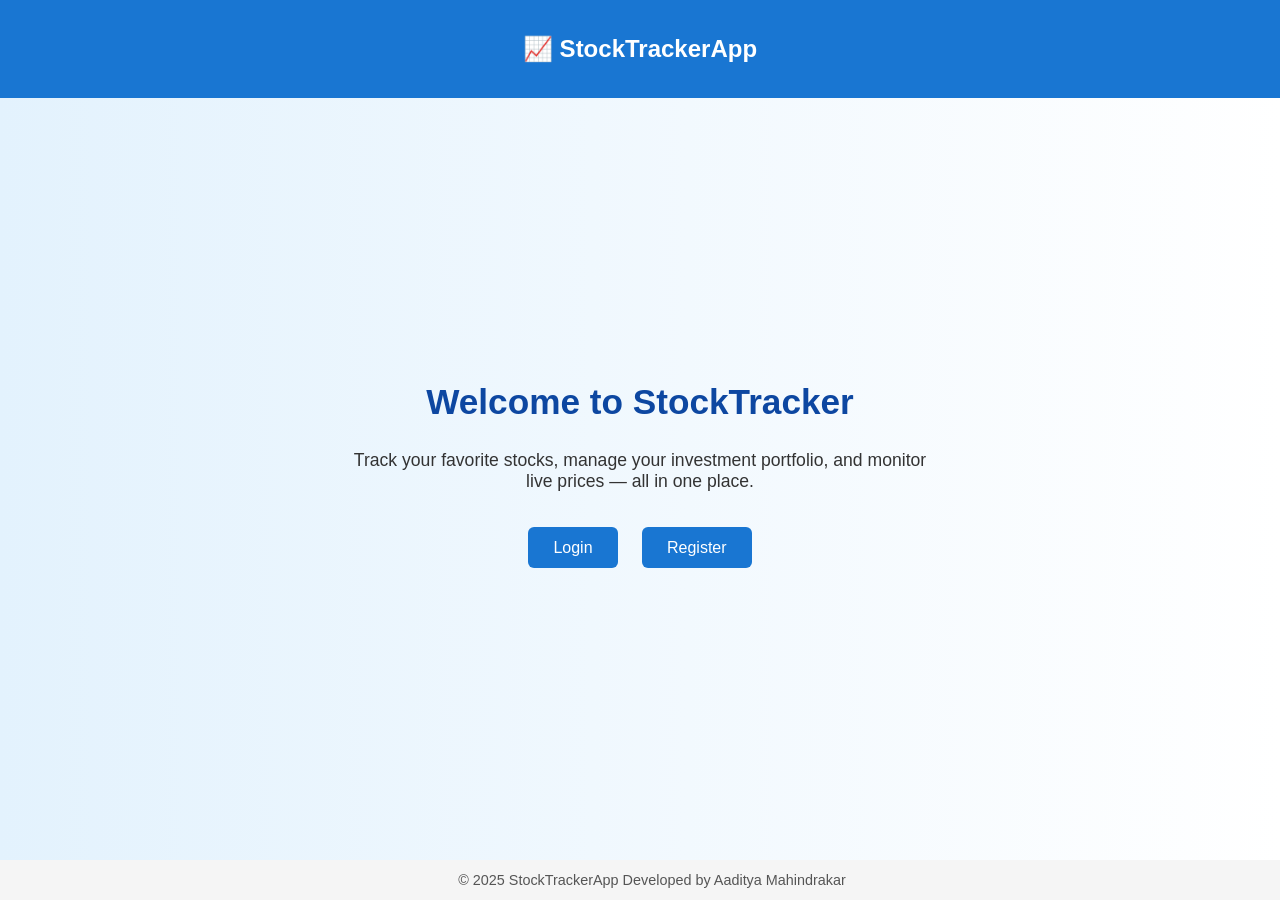
<file: target/StockTrackerApp/index.html>
<!DOCTYPE html>
<html lang="en">
<head>
    <meta charset="UTF-8">
    <meta name="viewport" content="width=device-width, initial-scale=1.0">
    <title>StockTrackerApp - Home</title>
    <style>
        body {
            font-family: Arial, sans-serif;
            background: linear-gradient(to right, #e3f2fd, #ffffff);
            margin: 0;
            padding: 0;
        }
        header {
            background-color: #1976d2;
            color: white;
            padding: 15px 30px;
            text-align: center;
        }
        main {
            display: flex;
            flex-direction: column;
            align-items: center;
            justify-content: center;
            height: 80vh;
            text-align: center;
        }
        h1 {
            font-size: 2.2em;
            color: #0d47a1;
            margin-bottom: 10px;
        }
        p {
            font-size: 1.1em;
            color: #333;
            max-width: 600px;
        }
        .btn-container {
            margin-top: 30px;
        }
        .btn {
            background-color: #1976d2;
            color: white;
            text-decoration: none;
            padding: 12px 25px;
            border-radius: 6px;
            margin: 0 10px;
            transition: background-color 0.3s ease;
        }
        .btn:hover {
            background-color: #0d47a1;
        }
        footer {
            background-color: #f5f5f5;
            text-align: center;
            padding: 12px;
            position: fixed;
            bottom: 0;
            width: 100%;
            color: #555;
            font-size: 0.9em;
        }
    </style>
</head>
<body>
    <header>
        <h2>📈 StockTrackerApp</h2>
    </header>

    <main>
        <h1>Welcome to StockTracker</h1>
        <p>
            Track your favorite stocks, manage your investment portfolio, and monitor live prices — 
            all in one place.
        </p>

        <div class="btn-container">
            <a href="login.html" class="btn">Login</a>
            <a href="register.html" class="btn">Register</a>
        </div>
    </main>

    <footer>
        &copy; 2025 StockTrackerApp  Developed by Aaditya Mahindrakar
    </footer>
</body>
</html>
</file>
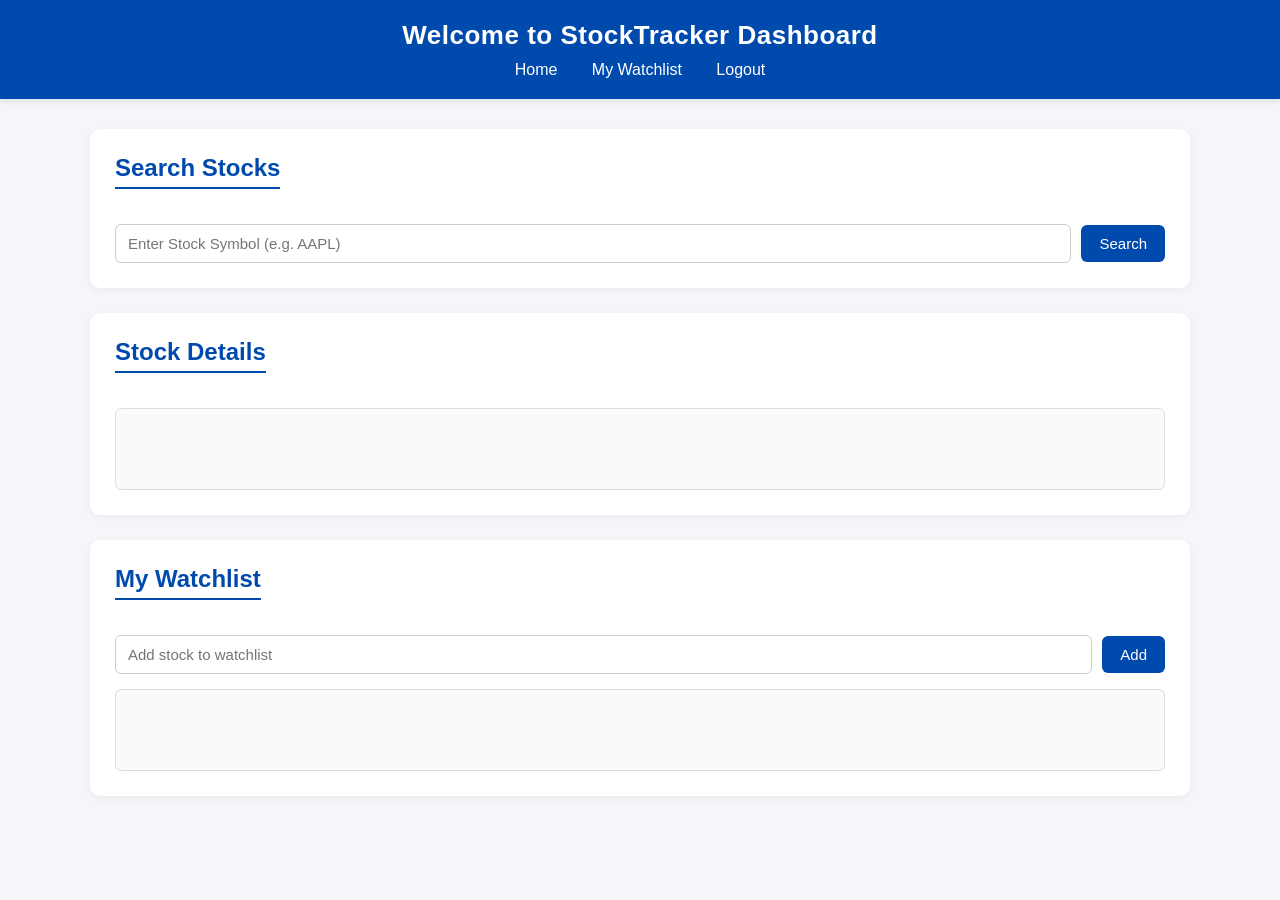
<file: target/StockTrackerApp/dashboard.html>
<!DOCTYPE html>
<html lang="en">
<head>
    <meta charset="UTF-8">
    <meta name="viewport" content="width=device-width, initial-scale=1.0">
    <title>Dashboard | StockTrackerApp</title>

    <style>
        /* --- Global Styles --- */
        body {
            font-family: 'Segoe UI', Tahoma, Geneva, Verdana, sans-serif;
            margin: 0;
            padding: 0;
            background-color: #f4f6f9;
            color: #333;
        }

        header {
            background-color: #004aad;
            color: white;
            padding: 20px 0;
            text-align: center;
            box-shadow: 0 2px 6px rgba(0, 0, 0, 0.1);
        }

        header h1 {
            margin: 0;
            font-size: 26px;
            letter-spacing: 0.5px;
        }

        nav {
            margin-top: 10px;
        }

        nav a {
            color: white;
            text-decoration: none;
            margin: 0 15px;
            font-weight: 500;
            transition: color 0.3s;
        }

        nav a:hover {
            color: #ffcc00;
        }

        main {
            padding: 30px;
            max-width: 1100px;
            margin: 0 auto;
        }

        /* --- Section Cards --- */
        section {
            background: white;
            padding: 25px;
            margin-bottom: 25px;
            border-radius: 10px;
            box-shadow: 0 2px 8px rgba(0, 0, 0, 0.05);
        }

        section h2 {
            margin-top: 0;
            color: #004aad;
            border-bottom: 2px solid #004aad;
            display: inline-block;
            padding-bottom: 5px;
        }

        /* --- Forms --- */
        form {
            display: flex;
            align-items: center;
            gap: 10px;
            margin-top: 15px;
        }

        input[type="text"] {
            flex: 1;
            padding: 10px 12px;
            border-radius: 6px;
            border: 1px solid #ccc;
            font-size: 15px;
            outline: none;
            transition: border-color 0.3s;
        }

        input[type="text"]:focus {
            border-color: #004aad;
        }

        button {
            background-color: #004aad;
            color: white;
            border: none;
            padding: 10px 18px;
            border-radius: 6px;
            cursor: pointer;
            font-size: 15px;
            transition: background-color 0.3s, transform 0.2s;
        }

        button:hover {
            background-color: #005ce6;
            transform: scale(1.03);
        }

        /* --- Data Display --- */
        #stock-info, #watchlist-items {
            margin-top: 15px;
            padding: 10px;
            border: 1px solid #ddd;
            background-color: #fafafa;
            border-radius: 6px;
            min-height: 60px;
        }

        /* --- Responsive Design --- */
        @media (max-width: 768px) {
            main {
                padding: 20px;
            }

            form {
                flex-direction: column;
                align-items: stretch;
            }

            nav a {
                display: inline-block;
                margin: 5px 10px;
            }
        }
    </style>
</head>
<body>
    <header>
        <h1>Welcome to StockTracker Dashboard</h1>
        <nav>
            <a href="index.html">Home</a>
            <a href="watchlist.jsp">My Watchlist</a>
            <a href="logout" onclick="return confirmLogout();">Logout</a>
        </nav>
    </header>
    <script>
        function confirmLogout() {
            return confirm("Are you sure you want to log out?");
        }
    </script>


    <main>
        <section class="search-section">
            <h2>Search Stocks</h2>
            <form action="StockServlet" method="get">
                <input type="text" name="symbol" placeholder="Enter Stock Symbol (e.g. AAPL)" required>
                <button type="submit">Search</button>
            </form>
        </section>

        <section class="stock-section">
            <h2>Stock Details</h2>
            <div id="stock-info">
                <!-- StockServlet will populate this -->
            </div>
        </section>

        <section class="watchlist-section">
            <h2>My Watchlist</h2>
            <form action="Watchlist" method="post">
                <input type="text" name="symbol" placeholder="Add stock to watchlist" required>
                <button type="submit">Add</button>
            </form>
            <div id="watchlist-items">
                <!-- WatchlistServlet will load items here -->
            </div>
        </section>
    </main>
</body>
</html>
</file>
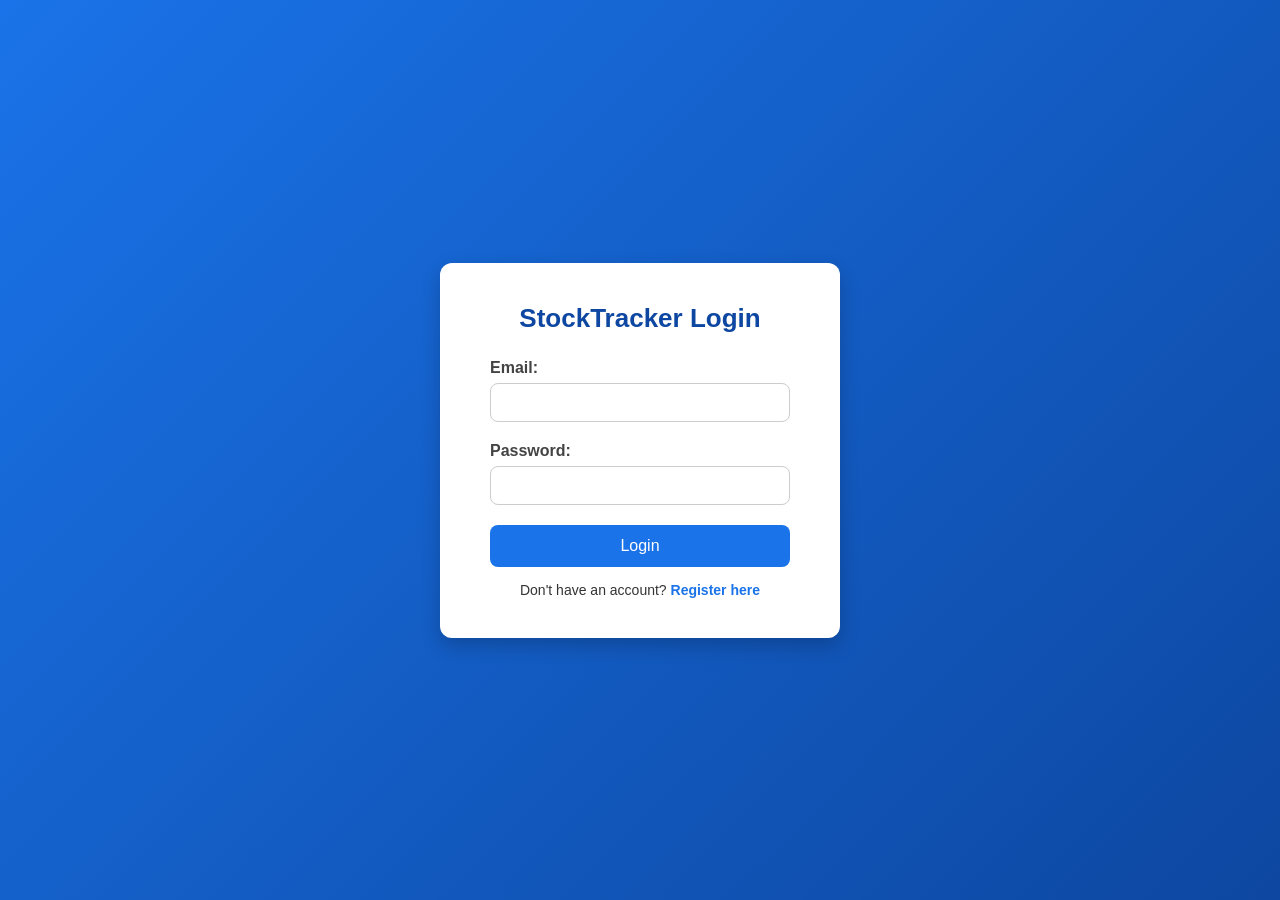
<file: target/StockTrackerApp/login.html>
<!DOCTYPE html>
<html lang="en">
<head>
    <meta charset="UTF-8">
    <meta name="viewport" content="width=device-width, initial-scale=1.0">
    <title>Login | StockTrackerApp</title>

    <style>
        /* Reset basic defaults */
        * {
            box-sizing: border-box;
            margin: 0;
            padding: 0;
            font-family: "Poppins", Arial, sans-serif;
        }

        body {
            background: linear-gradient(135deg, #1a73e8, #0d47a1);
            color: #333;
            display: flex;
            align-items: center;
            justify-content: center;
            height: 100vh;
        }

        .container {
            background: #fff;
            padding: 40px 50px;
            border-radius: 12px;
            box-shadow: 0 8px 20px rgba(0, 0, 0, 0.2);
            width: 100%;
            max-width: 400px;
            text-align: center;
        }

        h1 {
            margin-bottom: 25px;
            color: #0d47a1;
            font-size: 26px;
        }

        .form-group {
            margin-bottom: 20px;
            text-align: left;
        }

        label {
            display: block;
            font-weight: 600;
            margin-bottom: 6px;
            color: #444;
        }

        input[type="email"],
        input[type="password"] {
            width: 100%;
            padding: 10px 12px;
            border: 1px solid #ccc;
            border-radius: 8px;
            font-size: 15px;
            transition: border-color 0.3s;
        }

        input[type="email"]:focus,
        input[type="password"]:focus {
            border-color: #1a73e8;
            outline: none;
        }

        button {
            width: 100%;
            background-color: #1a73e8;
            color: #fff;
            padding: 12px;
            border: none;
            border-radius: 8px;
            font-size: 16px;
            cursor: pointer;
            transition: background-color 0.3s;
        }

        button:hover {
            background-color: #0d47a1;
        }

        p {
            margin-top: 15px;
            font-size: 14px;
        }

        a {
            color: #1a73e8;
            text-decoration: none;
            font-weight: 600;
        }

        a:hover {
            text-decoration: underline;
        }
    </style>
</head>
<body>
    <div class="container">
        <h1>StockTracker Login</h1>
        <form action="login" method="post">
            <div class="form-group">
                <label for="email">Email:</label>
                <input type="email" id="email" name="email" required>
            </div>

            <div class="form-group">
                <label for="password">Password:</label>
                <input type="password" id="password" name="password" required>
            </div>

            <button type="submit">Login</button>
        </form>

        <p>Don't have an account? 
            <a href="register.html">Register here</a>
        </p>
    </div>
</body>
</html>
</file>
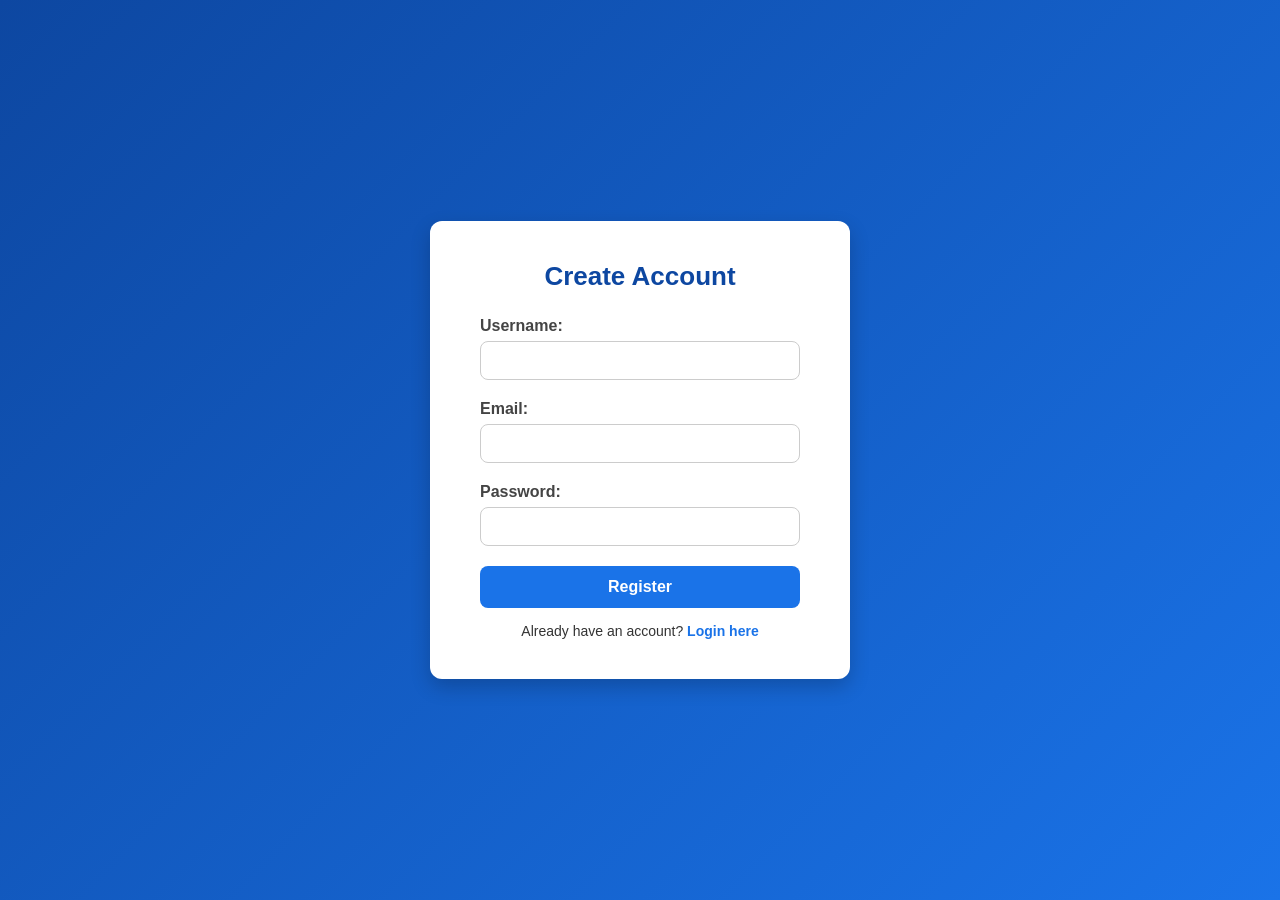
<file: target/StockTrackerApp/register.html>
<!DOCTYPE html>
<html lang="en">
<head>
    <meta charset="UTF-8">
    <meta name="viewport" content="width=device-width, initial-scale=1.0">
    <title>Register | StockTrackerApp</title>

    <style>
        /* Reset and base styles */
        * {
            box-sizing: border-box;
            margin: 0;
            padding: 0;
            font-family: "Poppins", Arial, sans-serif;
        }

        body {
            background: linear-gradient(135deg, #0d47a1, #1a73e8);
            display: flex;
            align-items: center;
            justify-content: center;
            height: 100vh;
            color: #333;
        }

        .container {
            background-color: #ffffff;
            padding: 40px 50px;
            border-radius: 12px;
            box-shadow: 0 8px 20px rgba(0, 0, 0, 0.2);
            max-width: 420px;
            width: 100%;
            text-align: center;
        }

        h1 {
            color: #0d47a1;
            margin-bottom: 25px;
            font-size: 26px;
        }

        .form-group {
            text-align: left;
            margin-bottom: 20px;
        }

        label {
            display: block;
            font-weight: 600;
            margin-bottom: 6px;
            color: #444;
        }

        input[type="text"],
        input[type="email"],
        input[type="password"] {
            width: 100%;
            padding: 10px 12px;
            border: 1px solid #ccc;
            border-radius: 8px;
            font-size: 15px;
            transition: border-color 0.3s;
        }

        input:focus {
            border-color: #1a73e8;
            outline: none;
        }

        button {
            width: 100%;
            background-color: #1a73e8;
            color: white;
            padding: 12px;
            border: none;
            border-radius: 8px;
            font-size: 16px;
            font-weight: 600;
            cursor: pointer;
            transition: background-color 0.3s;
        }

        button:hover {
            background-color: #0d47a1;
        }

        p {
            margin-top: 15px;
            font-size: 14px;
        }

        a {
            color: #1a73e8;
            text-decoration: none;
            font-weight: 600;
        }

        a:hover {
            text-decoration: underline;
        }

        /* Mobile responsiveness */
        @media (max-width: 480px) {
            .container {
                padding: 30px 25px;
            }

            h1 {
                font-size: 22px;
            }

            button {
                font-size: 15px;
                padding: 10px;
            }
        }
    </style>
</head>
<body>
    <div class="container">
        <h1>Create Account</h1>
        <form action="RegisterServlet" method="post">
            <div class="form-group">
                <label for="username">Username:</label>
                <input type="text" id="username" name="username" required>
            </div>

            <div class="form-group">
                <label for="email">Email:</label>
                <input type="email" id="email" name="email" required>
            </div>

            <div class="form-group">
                <label for="password">Password:</label>
                <input type="password" id="password" name="password" required>
            </div>

            <button type="submit">Register</button>
        </form>

        <p>Already have an account? 
            <a href="login.html">Login here</a>
        </p>
    </div>
</body>
</html>
</file>
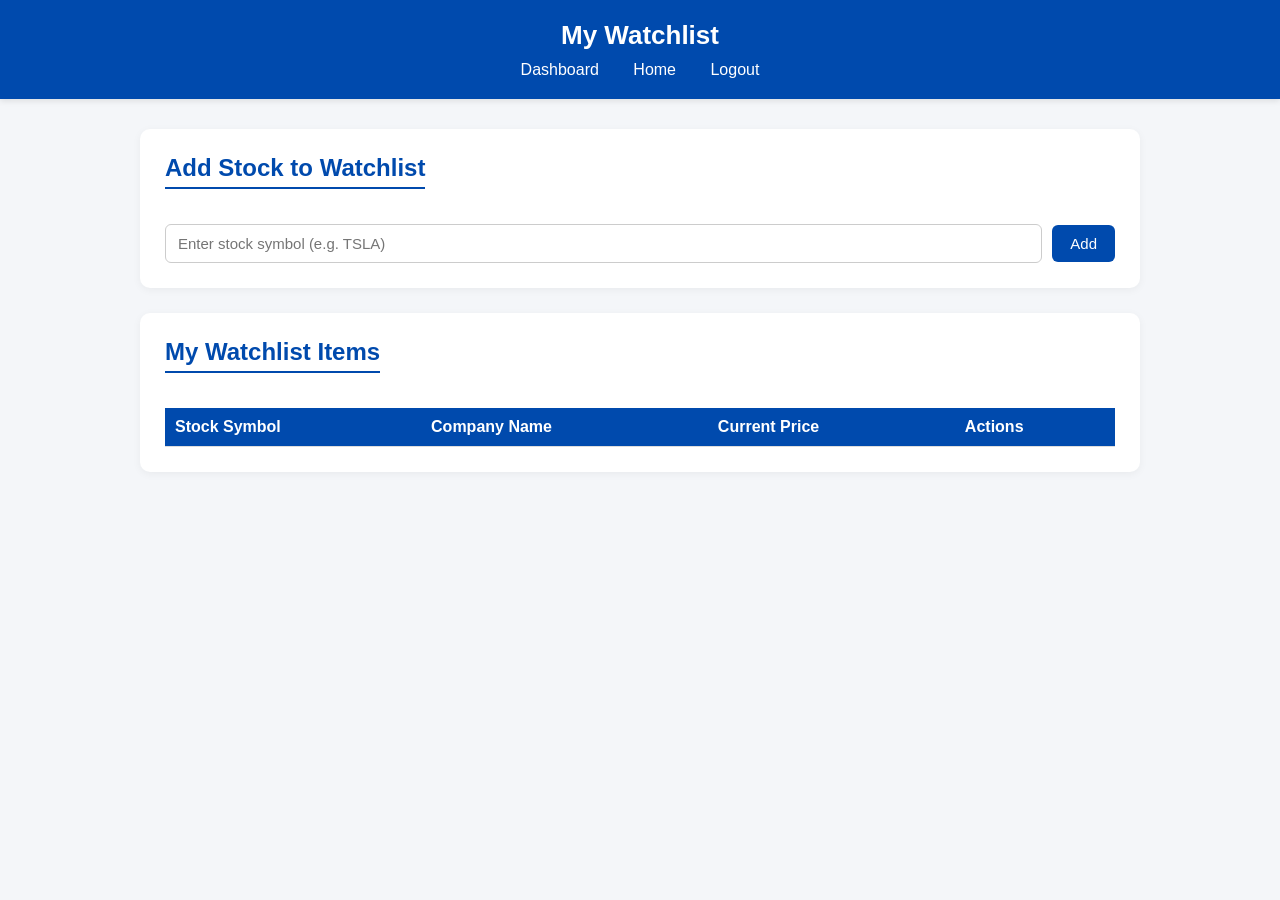
<file: target/StockTrackerApp/watchlist.html>
<!DOCTYPE html>
<html lang="en">
<head>
    <meta charset="UTF-8">
    <meta name="viewport" content="width=device-width, initial-scale=1.0">
    <title>My Watchlist | StockTrackerApp</title>

    <style>
        /* --- Global Styles --- */
        body {
            font-family: 'Segoe UI', Tahoma, Geneva, Verdana, sans-serif;
            margin: 0;
            padding: 0;
            background-color: #f4f6f9;
            color: #333;
        }

        header {
            background-color: #004aad;
            color: white;
            padding: 20px 0;
            text-align: center;
            box-shadow: 0 2px 6px rgba(0, 0, 0, 0.1);
        }

        header h1 {
            margin: 0;
            font-size: 26px;
        }

        nav {
            margin-top: 10px;
        }

        nav a {
            color: white;
            text-decoration: none;
            margin: 0 15px;
            font-weight: 500;
            transition: color 0.3s;
        }

        nav a:hover {
            color: #ffcc00;
        }

        main {
            padding: 30px;
            max-width: 1000px;
            margin: 0 auto;
        }

        section {
            background: white;
            padding: 25px;
            margin-bottom: 25px;
            border-radius: 10px;
            box-shadow: 0 2px 8px rgba(0, 0, 0, 0.05);
        }

        section h2 {
            margin-top: 0;
            color: #004aad;
            border-bottom: 2px solid #004aad;
            display: inline-block;
            padding-bottom: 5px;
        }

        form {
            display: flex;
            align-items: center;
            gap: 10px;
            margin-top: 15px;
        }

        input[type="text"] {
            flex: 1;
            padding: 10px 12px;
            border-radius: 6px;
            border: 1px solid #ccc;
            font-size: 15px;
            outline: none;
            transition: border-color 0.3s;
        }

        input[type="text"]:focus {
            border-color: #004aad;
        }

        button {
            background-color: #004aad;
            color: white;
            border: none;
            padding: 10px 18px;
            border-radius: 6px;
            cursor: pointer;
            font-size: 15px;
            transition: background-color 0.3s, transform 0.2s;
        }

        button:hover {
            background-color: #005ce6;
            transform: scale(1.03);
        }

        table {
            width: 100%;
            border-collapse: collapse;
            margin-top: 15px;
        }

        th, td {
            border-bottom: 1px solid #ddd;
            padding: 10px;
            text-align: left;
        }

        th {
            background-color: #004aad;
            color: white;
        }

        td button {
            background-color: #ff4d4d;
            padding: 6px 12px;
            font-size: 13px;
        }

        td button:hover {
            background-color: #e60000;
        }

        @media (max-width: 768px) {
            form {
                flex-direction: column;
                align-items: stretch;
            }
        }
    </style>
</head>
<body>

    <header>
        <h1>My Watchlist</h1>
        <nav>
            <a href="dashboard.html">Dashboard</a>
            <a href="index.html">Home</a>
            <a href="logout" onclick="return confirmLogout();">Logout</a>
        </nav>
    </header>

    <main>
        <section>
            <h2>Add Stock to Watchlist</h2>
            <form action="WatchlistServlet" method="post">
                <input type="text" name="symbol" placeholder="Enter stock symbol (e.g. TSLA)" required>
                <button type="submit">Add</button>
            </form>
        </section>

        <section>
            <h2>My Watchlist Items</h2>
            <table>
                <thead>
                    <tr>
                        <th>Stock Symbol</th>
                        <th>Company Name</th>
                        <th>Current Price</th>
                        <th>Actions</th>
                    </tr>
                </thead>
                <tbody id="watchlist-items">
                    <!-- WatchlistServlet should populate this dynamically -->
                    <!-- Example row for testing -->
                    <!--
                    <tr>
                        <td>AAPL</td>
                        <td>Apple Inc.</td>
                        <td>$182.10</td>
                        <td>
                            <form action="RemoveWatchlistServlet" method="post" style="display:inline;">
                                <input type="hidden" name="symbol" value="AAPL">
                                <button type="submit">Remove</button>
                            </form>
                        </td>
                    </tr>
                    -->
                </tbody>
            </table>
        </section>
    </main>

    <script>
        function confirmLogout() {
            return confirm("Are you sure you want to log out?");
        }
    </script>

</body>
</html>
</file>
